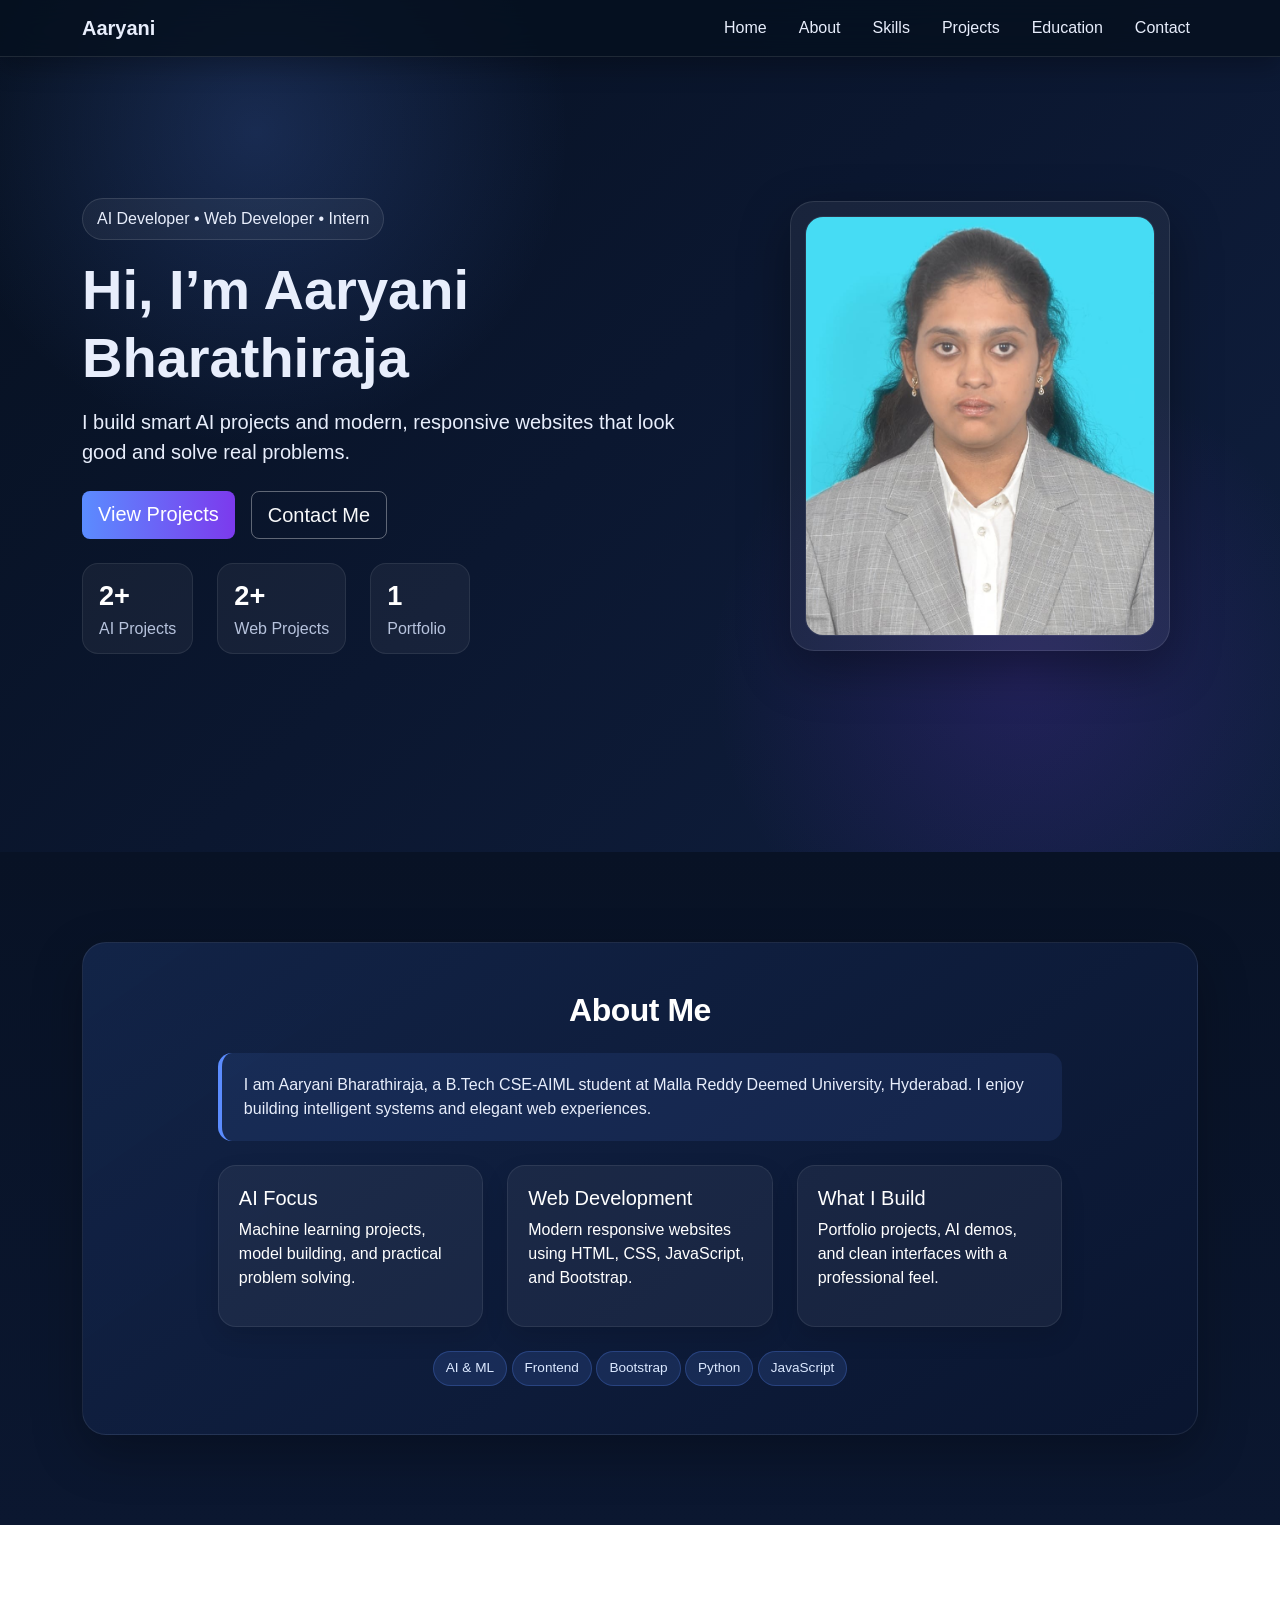
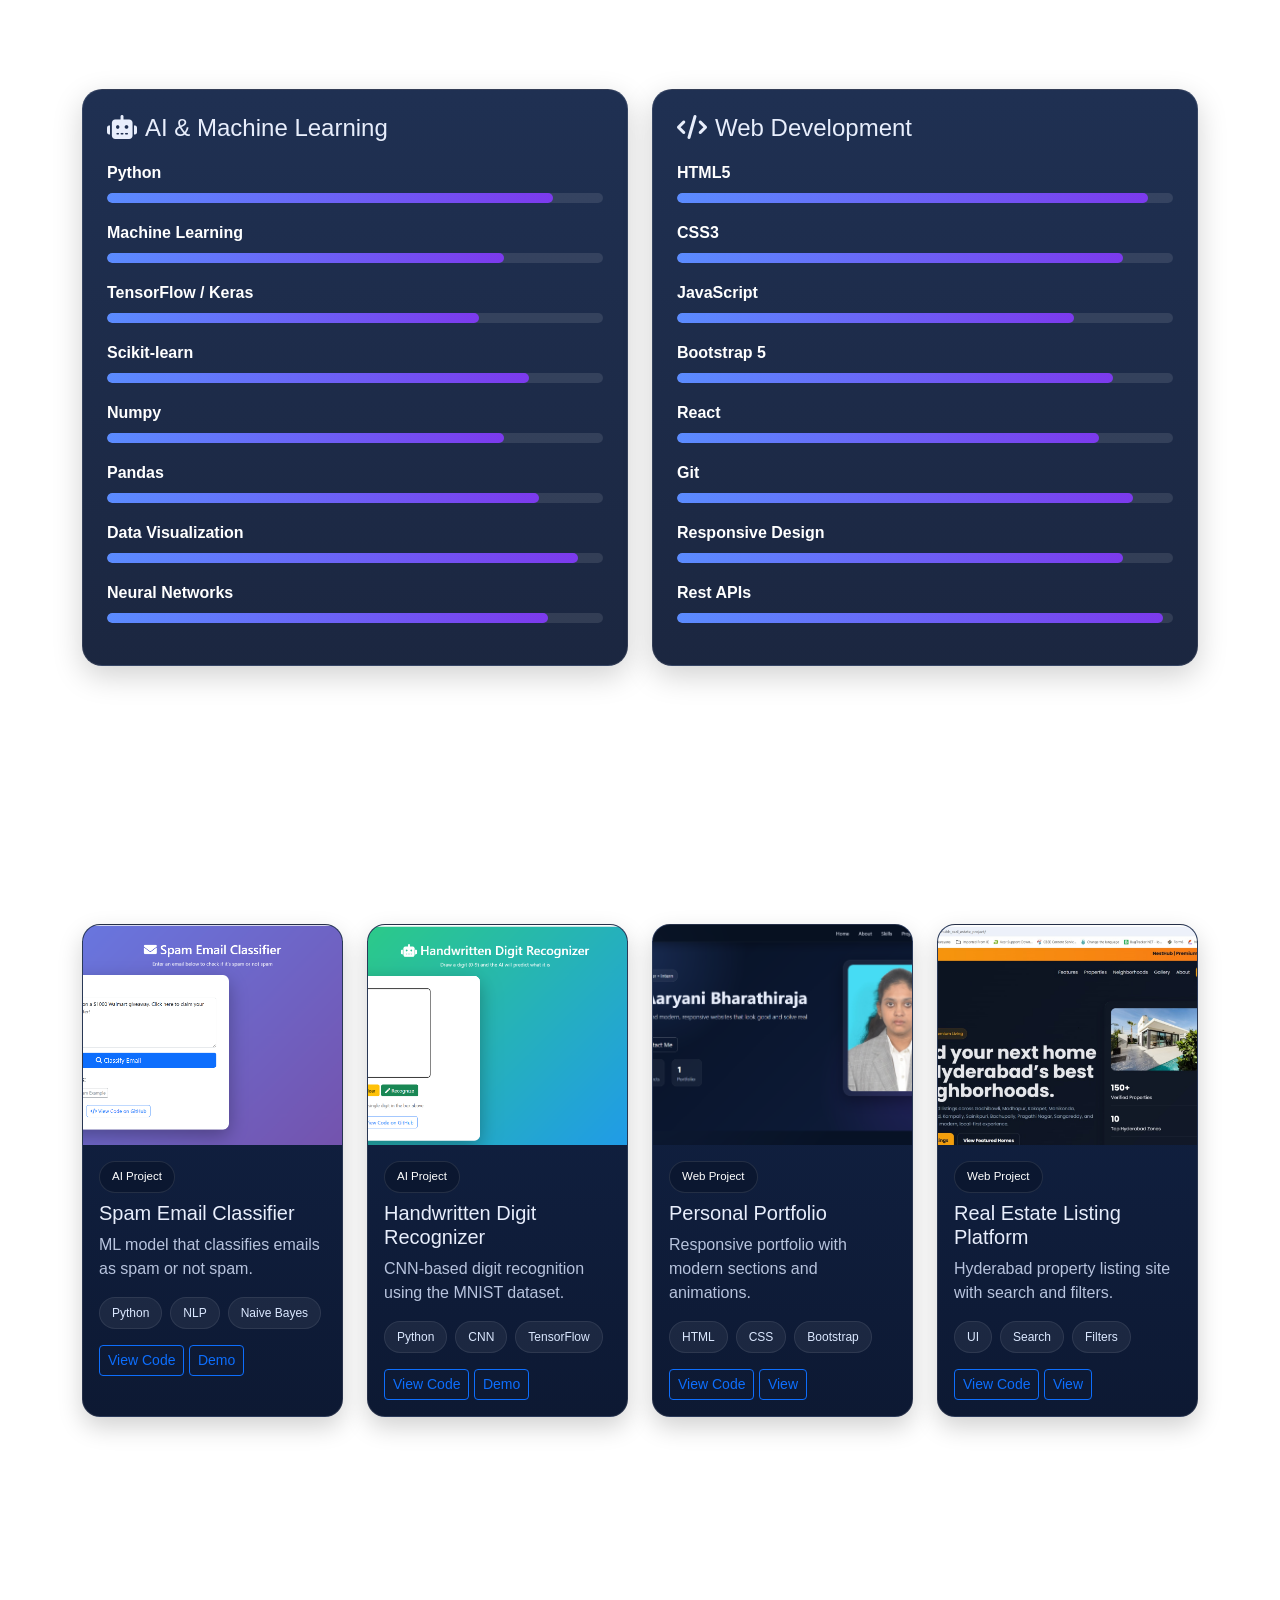
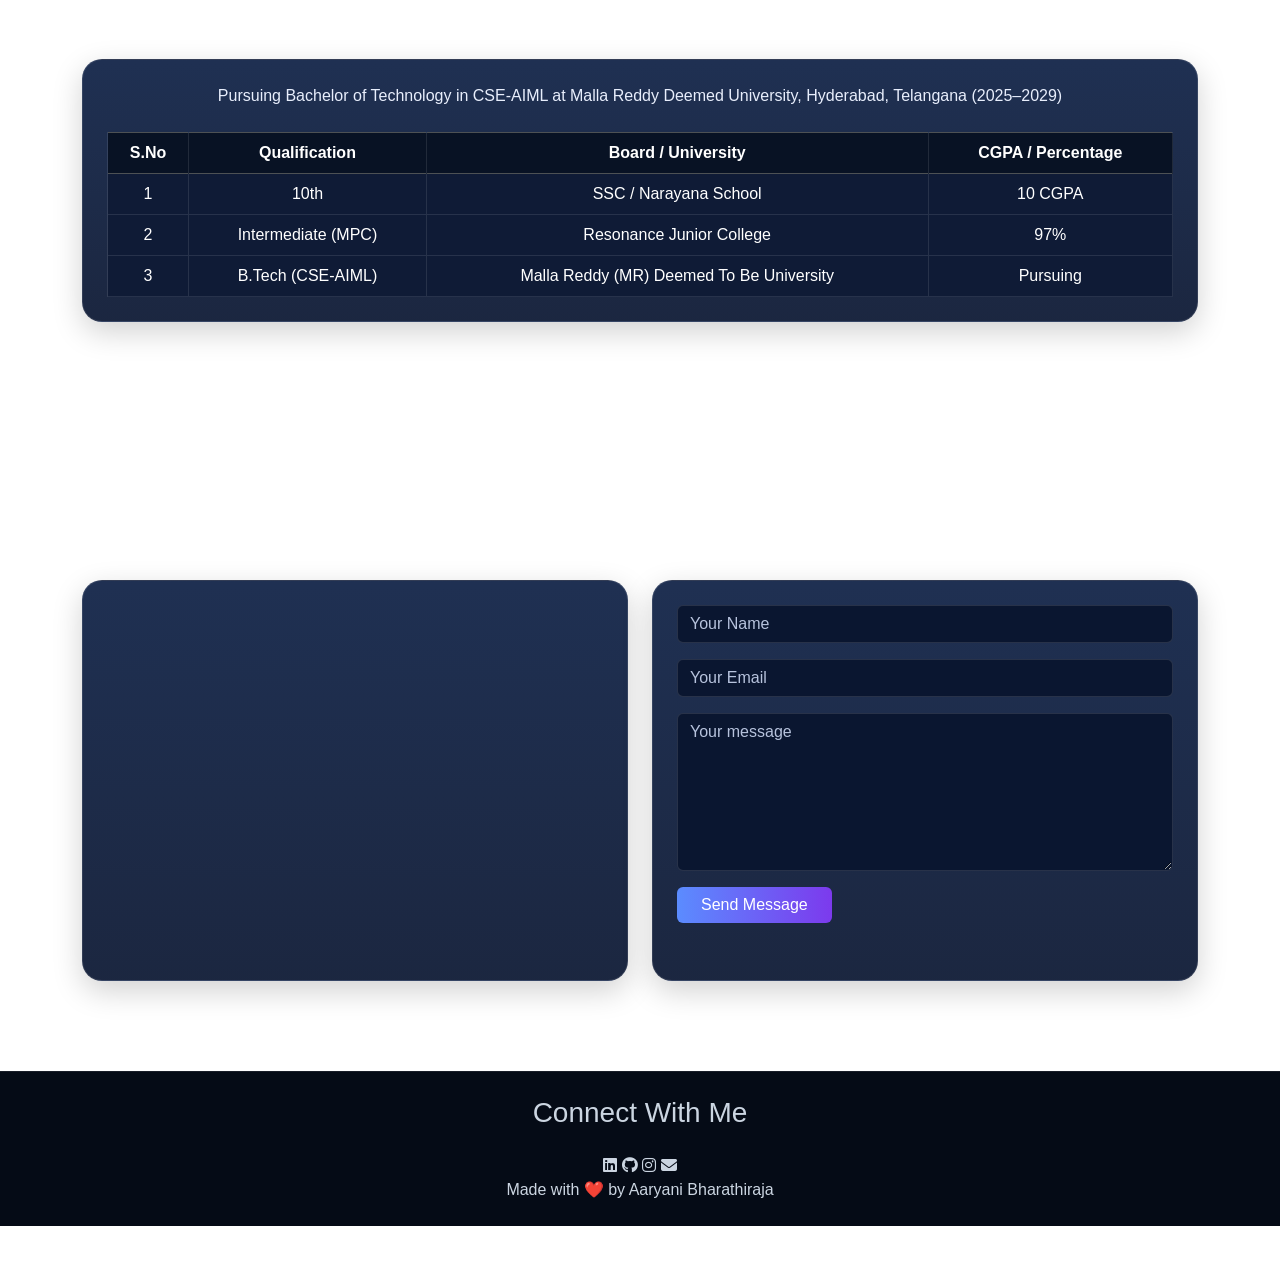
<file: index.html>
<!DOCTYPE html>
<html lang="en">
<head>
  <meta charset="UTF-8" />
  <meta name="viewport" content="width=device-width, initial-scale=1.0" />
  <title>Aaryani Bharathiraja | AI & Web Developer</title>
  <link href="https://cdn.jsdelivr.net/npm/bootstrap@5.3.3/dist/css/bootstrap.min.css" rel="stylesheet">
  <link rel="stylesheet" href="https://cdnjs.cloudflare.com/ajax/libs/font-awesome/6.5.0/css/all.min.css">
  <link rel="stylesheet" href="style.css">
</head>
<body>

<nav class="navbar navbar-expand-lg navbar-dark fixed-top nav-glass">
  <div class="container">
    <a class="navbar-brand fw-bold" href="#home">Aaryani</a>
    <button class="navbar-toggler" type="button" data-bs-toggle="collapse" data-bs-target="#menu">
      <span class="navbar-toggler-icon"></span>
    </button>
    <div class="collapse navbar-collapse" id="menu">
      <ul class="navbar-nav ms-auto gap-lg-3">
        <li class="nav-item"><a class="nav-link" href="#home">Home</a></li>
        <li class="nav-item"><a class="nav-link" href="#about">About</a></li>
        <li class="nav-item"><a class="nav-link" href="#skills">Skills</a></li>
        <li class="nav-item"><a class="nav-link" href="#projects">Projects</a></li>
        <li class="nav-item"><a class="nav-link" href="#education">Education</a></li>
        <li class="nav-item"><a class="nav-link" href="#contact">Contact</a></li>
      </ul>
    </div>
  </div>
</nav>

<header id="home" class="hero-section">
  <div class="container">
    <div class="row align-items-center min-vh-100 g-5">
      <div class="col-lg-7">
        <span class="hero-badge">AI Developer • Web Developer • Intern</span>
        <h1 class="display-4 fw-bold mt-3">Hi, I’m Aaryani Bharathiraja</h1>
        <p class="lead mt-3">
          I build smart AI projects and modern, responsive websites that look good and solve real problems.
        </p>
        <div class="d-flex gap-3 mt-4 flex-wrap">
          <a href="#projects" class="btn btn-primary btn-lg">View Projects</a>
          <a href="#contact" class="btn btn-outline-light btn-lg">Contact Me</a>
        </div>
        <div class="d-flex gap-4 mt-4 flex-wrap hero-stats">
          <div><strong>2+</strong><span>AI Projects</span></div>
          <div><strong>2+</strong><span>Web Projects</span></div>
          <div><strong>1</strong><span>Portfolio</span></div>
        </div>
      </div>
      <div class="col-lg-5 text-center">
        <div class="hero-card">
          <img src="images/about.jpeg" alt="Aaryani" class="hero-img">
        </div>
      </div>
    </div>
  </div>
</header>

<section id="about" class="section-pad about-wrap">
  <div class="container">
    <div class="about-card p-5">
      <div class="row justify-content-center">
        <div class="col-lg-10">
          <h2 class="section-title text-center mb-4">About Me</h2>
          <div class="about-highlight mb-4">
            <p class="mb-0">
              I am Aaryani Bharathiraja, a B.Tech CSE-AIML student at Malla Reddy Deemed University, Hyderabad.
              I enjoy building intelligent systems and elegant web experiences.
            </p>
          </div>

          <div class="row g-4">
            <div class="col-md-4">
              <div class="about-mini-card">
                <h5>AI Focus</h5>
                <p>Machine learning projects, model building, and practical problem solving.</p>
              </div>
            </div>
            <div class="col-md-4">
              <div class="about-mini-card">
                <h5>Web Development</h5>
                <p>Modern responsive websites using HTML, CSS, JavaScript, and Bootstrap.</p>
              </div>
            </div>
            <div class="col-md-4">
              <div class="about-mini-card">
                <h5>What I Build</h5>
                <p>Portfolio projects, AI demos, and clean interfaces with a professional feel.</p>
              </div>
            </div>
          </div>

          <div class="text-center mt-4">
            <span class="tag-pill">AI & ML</span>
            <span class="tag-pill">Frontend</span>
            <span class="tag-pill">Bootstrap</span>
            <span class="tag-pill">Python</span>
            <span class="tag-pill">JavaScript</span>
          </div>
        </div>
      </div>
    </div>
  </div>
</section>

<section id="skills" class="section-pad bg-soft">
  <div class="container">
    <h2 class="section-title text-center">Skills</h2>
    <div class="row g-4 mt-2">
      <div class="col-lg-6">
        <div class="glass-box p-4 h-100">
          <h4><i class="fa-solid fa-robot me-2"></i>AI & Machine Learning</h4>
          <div class="skill-item"><span>Python</span><div class="bar"><div style="width:90%"></div></div></div>
          <div class="skill-item"><span>Machine Learning</span><div class="bar"><div style="width:80%"></div></div></div>
          <div class="skill-item"><span>TensorFlow / Keras</span><div class="bar"><div style="width:75%"></div></div></div>
          <div class="skill-item"><span>Scikit-learn</span><div class="bar"><div style="width:85%"></div></div></div>
          <div class="skill-item"><span>Numpy</span><div class="bar"><div style="width:80%"></div></div></div>
          <div class="skill-item"><span>Pandas</span><div class="bar"><div style="width:87%"></div></div></div>
          <div class="skill-item"><span>Data Visualization</span><div class="bar"><div style="width:95%"></div></div></div>
          <div class="skill-item"><span>Neural Networks</span><div class="bar"><div style="width:89%"></div></div></div>
        </div>
      </div>
      <div class="col-lg-6">
        <div class="glass-box p-4 h-100">
          <h4><i class="fa-solid fa-code me-2"></i>Web Development</h4>
          <div class="skill-item"><span>HTML5</span><div class="bar"><div style="width:95%"></div></div></div>
          <div class="skill-item"><span>CSS3</span><div class="bar"><div style="width:90%"></div></div></div>
          <div class="skill-item"><span>JavaScript</span><div class="bar"><div style="width:80%"></div></div></div>
          <div class="skill-item"><span>Bootstrap 5</span><div class="bar"><div style="width:88%"></div></div></div>
          <div class="skill-item"><span>React</span><div class="bar"><div style="width:85%"></div></div></div>
          <div class="skill-item"><span>Git</span><div class="bar"><div style="width:92%"></div></div></div>
          <div class="skill-item"><span>Responsive Design</span><div class="bar"><div style="width:90%"></div></div></div>
          <div class="skill-item"><span>Rest APIs</span><div class="bar"><div style="width:98%"></div></div></div>
        </div>
      </div>
    </div>
  </div>
</section>

<section id="projects" class="section-pad">
  <div class="container">
    <h2 class="section-title text-center">Projects</h2>
    <div class="row g-4 mt-3">
      <div class="col-md-6 col-lg-3">
        <div class="project-card h-100">
          <img src="images/portfolioImage1.png" alt="Spam Email Classifier">
          <div class="p-3">
            <span class="project-type">AI Project</span>
            <h5 class="mt-2">Spam Email Classifier</h5>
            <p>ML model that classifies emails as spam or not spam.</p>
            <div class="d-flex gap-2 flex-wrap">
              <span class="mini-tag">Python</span><span class="mini-tag">NLP</span><span class="mini-tag">Naive Bayes</span>
            </div>
            <a href="https://github.com/aaryani2258/Spam-Email-Classifier-Project.git" class="btn btn-sm btn-outline-primary mt-3">View Code</a>
            <a href="spam_classifier_demo.html" class="btn btn-sm btn-outline-primary mt-3">Demo</a>
          </div>
        </div>
      </div>

      <div class="col-md-6 col-lg-3">
        <div class="project-card h-100">
          <img src="images/portfolioImage2.png" alt="Handwritten Digit Recognizer">
          <div class="p-3">
            <span class="project-type">AI Project</span>
            <h5 class="mt-2">Handwritten Digit Recognizer</h5>
            <p>CNN-based digit recognition using the MNIST dataset.</p>
            <div class="d-flex gap-2 flex-wrap">
              <span class="mini-tag">Python</span><span class="mini-tag">CNN</span><span class="mini-tag">TensorFlow</span>
            </div>
            <a href="https://github.com/aaryani2258/Handwritten-Digit-Recognizer-Project.git" class="btn btn-sm btn-outline-primary mt-3"> View Code</a>
            <a href="digit_recognizer_demo.html" class="btn btn-sm btn-outline-primary mt-3">Demo</a>
          </div>
        </div>
      </div>

      <div class="col-md-6 col-lg-3">
        <div class="project-card h-100">
          <img src="images/portfolioImage3.png" alt="Portfolio Website">
          <div class="p-3">
            <span class="project-type">Web Project</span>
            <h5 class="mt-2">Personal Portfolio</h5>
            <p>Responsive portfolio with modern sections and animations.</p>
            <div class="d-flex gap-2 flex-wrap">
              <span class="mini-tag">HTML</span><span class="mini-tag">CSS</span><span class="mini-tag">Bootstrap</span>
            </div>
            <a href="https://github.com/aaryani2258/portfolio-project.git" class="btn btn-sm btn-outline-primary mt-3">View Code</a>
            <a href="https://aaryani2258.github.io/portfolio-project/" class="btn btn-sm btn-outline-primary mt-3">View</a>
          </div>
        </div>
      </div>

      <div class="col-md-6 col-lg-3">
        <div class="project-card h-100">
          <img src="images/portfolioImage4.png" alt="Real Estate Listing Platform">
          <div class="p-3">
            <span class="project-type">Web Project</span>
            <h5 class="mt-2">Real Estate Listing Platform</h5>
            <p>Hyderabad property listing site with search and filters.</p>
            <div class="d-flex gap-2 flex-wrap">
              <span class="mini-tag">UI</span><span class="mini-tag">Search</span><span class="mini-tag">Filters</span>
            </div>
            <a href="https://github.com/aaryani2258/nesthubb_real_estate_project.git" class="btn btn-sm btn-outline-primary mt-3"> View Code</a>
            <a href="https://aaryani2258.github.io/nesthubb_real_estate_project/" class="btn btn-sm btn-outline-primary mt-3">View</a>
          </div>
        </div>
      </div>
    </div>
  </div>
</section>

<section id="education" class="section-pad bg-soft">
  <div class="container">
    <h2 class="section-title text-center">Education</h2>
    <div class="glass-box p-4 mt-4">
      <p class="text-center mb-4">
        Pursuing Bachelor of Technology in CSE-AIML at Malla Reddy Deemed University, Hyderabad, Telangana (2025–2029)
      </p>
      <div class="table-responsive">
        <table class="table table-bordered align-middle text-center mb-0">
          <thead class="table-dark">
            <tr>
              <th>S.No</th>
              <th>Qualification</th>
              <th>Board / University</th>
              <th>CGPA / Percentage</th>
            </tr>
          </thead>
          <tbody>
            <tr>
              <td>1</td>
              <td>10th</td>
              <td>SSC / Narayana School</td>
              <td>10 CGPA</td>
            </tr>
            <tr>
              <td>2</td>
              <td>Intermediate (MPC)</td>
              <td>Resonance Junior College</td>
              <td>97%</td>
            </tr>
            <tr>
              <td>3</td>
              <td>B.Tech (CSE-AIML)</td>
              <td>Malla Reddy (MR) Deemed To Be University</td>
              <td>Pursuing</td>
            </tr>
          </tbody>
        </table>
      </div>
    </div>
  </div>
</section>

<section id="contact" class="section-pad">
  <div class="container">
    <h2 class="section-title text-center">Contact Me</h2>
    <div class="row g-4 mt-3">
      <div class="col-lg-6">
        <div class="glass-box p-3 h-100">
          <iframe
            src="https://www.google.com/maps?q=Hyderabad,+India&output=embed"
            width="100%"
            height="360"
            style="border:0; border-radius:16px;"
            allowfullscreen=""
            loading="lazy"></iframe>
        </div>
      </div>
      <div class="col-lg-6">
        <div class="glass-box p-4 h-100">
          <form action="https://formspree.io/f/mbdeqzrq" method="POST">
            <input type="text" name="name" class="form-control mb-3" placeholder="Your Name" required>
            <input type="email" name="email" class="form-control mb-3" placeholder="Your Email" required>
            <textarea name="message" class="form-control mb-3" rows="6" placeholder="Your message" required></textarea>
            <button class="btn btn-primary px-4" type="submit">Send Message</button>
          </form>
        </div>
      </div>
    </div>
  </div>
</section>

<footer class="footer text-center py-4">                
    <h3>Connect With Me</h3>
        <div class="social-icons mt-4">
            <a href="https://linkedin.com/in/aaryani-bharathiraja-08580137a" target="_blank" title="LinkedIn"><i class="fab fa-linkedin"></i></a>
            <a href="https://github.com/aaryani2258" target="_blank" title="GitHub"><i class="fab fa-github"></i></a>
            <a href="https://www.instagram.com" target="_blank" title="Instagram"><i class="fab fa-instagram"></i></a>
            <a href="mailto:aaryanibharathiraja@gmail.com" title="Email"><i class="fas fa-envelope"></i></a>
        </div>

  <div class="container">
    <p class="mb-0">Made with ❤️ by Aaryani Bharathiraja</p>
  </div>
</footer>

<script src="https://cdn.jsdelivr.net/npm/bootstrap@5.3.3/dist/js/bootstrap.bundle.min.js"></script>
<script src="script.js"></script>
</body>
</html>
</file>
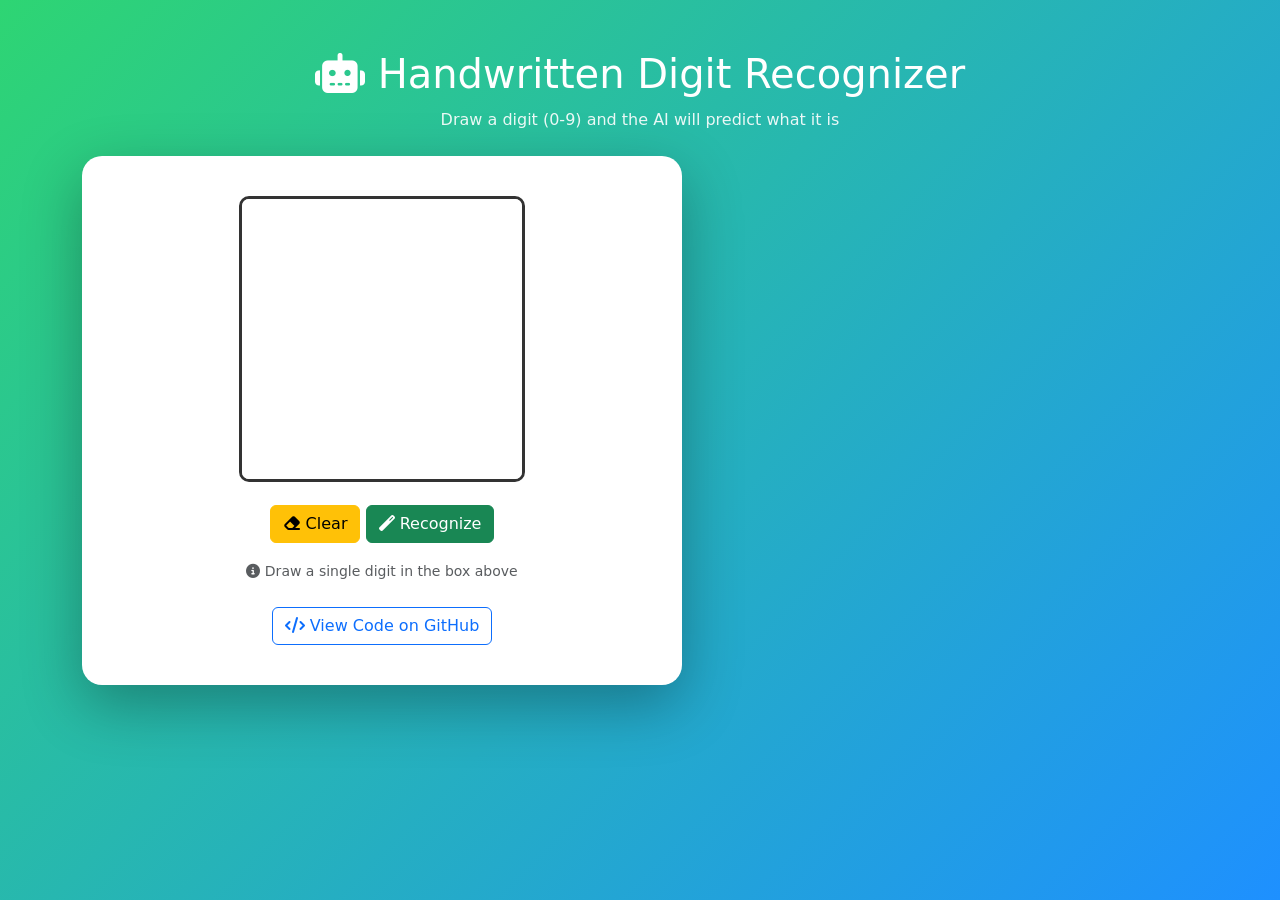
<file: digit_recognizer_demo.html>
<!DOCTYPE html>
<html lang="en">
<head>
    <meta charset="UTF-8">
    <meta name="viewport" content="width=device-width, initial-scale=1.0">
    <title>Handwritten Digit Recognizer Demo</title>
    <link href="https://cdn.jsdelivr.net/npm/bootstrap@5.3.0/dist/css/bootstrap.min.css" rel="stylesheet">
    <link rel="stylesheet" href="https://cdnjs.cloudflare.com/ajax/libs/font-awesome/6.4.0/css/all.min.css">
    <style>
        body {
            background: linear-gradient(135deg, #2ed573 0%, #1e90ff 100%);
            min-height: 100vh;
            padding: 50px 20px;
        }
        .demo-container {
            background: white;
            padding: 40px;
            border-radius: 20px;
            box-shadow: 0 20px 60px rgba(0,0,0,0.3);
            max-width: 600px;
        }
        canvas {
            border: 3px solid #333;
            border-radius: 10px;
            cursor: crosshair;
            background: white;
        }
        .result-box {
            padding: 30px;
            margin: 20px 0;
            border-radius: 15px;
            font-size: 3rem;
            font-weight: bold;
            text-align: center;
            background: #1e90ff;
            color: white;
        }
        header h1 {
            color: white;
            text-align: center;
            margin-bottom: 10px;
        }
        header p {
            color: white;
            text-align: center;
            opacity: 0.9;
        }
        .brush-size {
            display: inline-block;
            width: 30px;
            height: 30px;
            border-radius: 50%;
            background: black;
            margin: 5px;
            cursor: pointer;
        }
    </style>
</head>
<body>
    <div class="container">
        <header class="mb-4">
            <h1><i class="fas fa-robot"></i> Handwritten Digit Recognizer</h1>
            <p>Draw a digit (0-9) and the AI will predict what it is</p>
        </header>

        <div class="demo-container">
            <div class="text-center mb-3">
                <canvas id="digitCanvas" width="280" height="280"></canvas>
            </div>

            <div class="text-center mb-3">
                <button onclick="clearCanvas()" class="btn btn-warning">
                    <i class="fas fa-eraser"></i> Clear
                </button>
                <button onclick="recognizeDigit()" class="btn btn-success">
                    <i class="fas fa-magic"></i> Recognize
                </button>
            </div>

            <div id="resultBox" class="result-box" style="display: none;">
                <div>Predicted Digit:</div>
                <div id="predictedDigit">?</div>
            </div>

            <div class="mt-3 text-center">
                <small class="text-muted">
                    <i class="fas fa-info-circle"></i> Draw a single digit in the box above
                </small>
            </div>

            <div class="mt-4 text-center">
                <a href="https://github.com/aaryani2258/Handwritten-Digit-Recognizer-Project.git" class="btn btn-outline-primary">
                    <i class="fas fa-code"></i> View Code on GitHub
                </a>
            </div>
        </div>
    </div>

    <script>
        const canvas = document.getElementById('digitCanvas');
        const ctx = canvas.getContext('2d');
        let painting = false;

        // Initialize canvas
        ctx.fillStyle = 'white';
        ctx.fillRect(0, 0, canvas.width, canvas.height);
        ctx.lineWidth = 8;
        ctx.lineCap = 'round';
        ctx.strokeStyle = 'black';

        function startPosition(e) {
            painting = true;
            draw(e);
        }

        function endPosition() {
            painting = false;
            ctx.beginPath();
        }

        function draw(e) {
            if (!painting) return;
            
            const rect = canvas.getBoundingClientRect();
            const x = e.clientX - rect.left;
            const y = e.clientY - rect.top;

            ctx.lineTo(x, y);
            ctx.stroke();
            ctx.beginPath();
            ctx.moveTo(x, y);
        }

        canvas.addEventListener('mousedown', startPosition);
        canvas.addEventListener('mouseup', endPosition);
        canvas.addEventListener('mousemove', draw);

        // Touch support for mobile
        canvas.addEventListener('touchstart', (e) => {
            e.preventDefault();
            const touch = e.touches[0];
            const mouseEvent = new MouseEvent('mousedown', {
                clientX: touch.clientX,
                clientY: touch.clientY
            });
            canvas.dispatchEvent(mouseEvent);
        });

        canvas.addEventListener('touchmove', (e) => {
            e.preventDefault();
            const touch = e.touches[0];
            const mouseEvent = new MouseEvent('mousemove', {
                clientX: touch.clientX,
                clientY: touch.clientY
            });
            canvas.dispatchEvent(mouseEvent);
        });

        canvas.addEventListener('touchend', () => {
            const mouseEvent = new MouseEvent('mouseup', {});
            canvas.dispatchEvent(mouseEvent);
        });

        function clearCanvas() {
            ctx.fillStyle = 'white';
            ctx.fillRect(0, 0, canvas.width, canvas.height);
            ctx.beginPath();
            document.getElementById('resultBox').style.display = 'none';
        }

        function recognizeDigit() {
            const resultBox = document.getElementById('resultBox');
            const predictedDigit = document.getElementById('predictedDigit');

            resultBox.style.display = 'block';

            // Simulate AI prediction (replace with your actual model)
            const digits = [0, 1, 2, 3, 4, 5, 6, 7, 8, 9];
            const randomDigit = digits[Math.floor(Math.random() * digits.length)];

            predictedDigit.textContent = randomDigit;

            // Add confidence animation
            setTimeout(() => {
                predictedDigit.style.transform = 'scale(1.5)';
                predictedDigit.style.transition = 'transform 0.3s';
            }, 100);
        }
    </script>
</body>
</html>
</file>
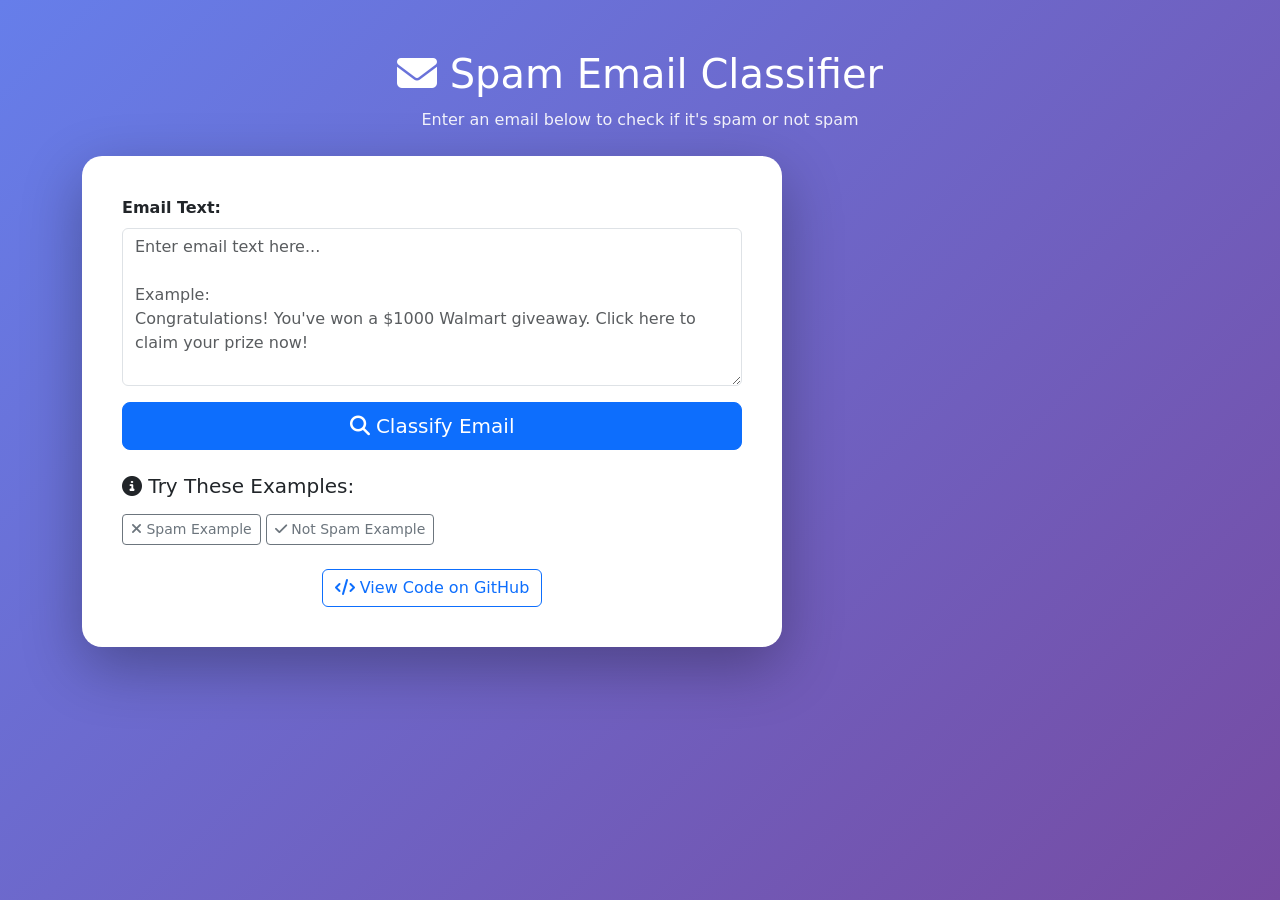
<file: spam_classifier_demo.html>
<!DOCTYPE html>
<html lang="en">
<head>
    <meta charset="UTF-8">
    <meta name="viewport" content="width=device-width, initial-scale=1.0">
    <title>Spam Email Classifier Demo</title>
    <link href="https://cdn.jsdelivr.net/npm/bootstrap@5.3.0/dist/css/bootstrap.min.css" rel="stylesheet">
    <link rel="stylesheet" href="https://cdnjs.cloudflare.com/ajax/libs/font-awesome/6.4.0/css/all.min.css">
    <style>
        body {
            background: linear-gradient(135deg, #667eea 0%, #764ba2 100%);
            min-height: 100vh;
            padding: 50px 20px;
        }
        .demo-container {
            background: white;
            padding: 40px;
            border-radius: 20px;
            box-shadow: 0 20px 60px rgba(0,0,0,0.3);
            max-width: 700px;
        }
        .result-box {
            padding: 20px;
            margin: 20px 0;
            border-radius: 15px;
            font-size: 1.5rem;
            font-weight: bold;
            text-align: center;
            transition: all 0.3s ease;
        }
        .result-spam {
            background: #ff4757;
            color: white;
        }
        .result-notspam {
            background: #2ed573;
            color: white;
        }
        .loading {
            display: none;
            text-align: center;
            padding: 20px;
        }
        header h1 {
            color: white;
            text-align: center;
            margin-bottom: 10px;
        }
        header p {
            color: white;
            text-align: center;
            opacity: 0.9;
        }
    </style>
</head>
<body>
    <div class="container">
        <header class="mb-4">
            <h1><i class="fas fa-envelope"></i> Spam Email Classifier</h1>
            <p>Enter an email below to check if it's spam or not spam</p>
        </header>

        <div class="demo-container">
            <div class="mb-3">
                <label class="form-label"><strong>Email Text:</strong></label>
                <textarea id="emailInput" class="form-control" rows="6" 
                    placeholder="Enter email text here...&#10;&#10;Example:&#10;Congratulations! You've won a $1000 Walmart giveaway. Click here to claim your prize now!"
                ></textarea>
            </div>

            <button onclick="classifyEmail()" class="btn btn-primary btn-lg w-100">
                <i class="fas fa-search"></i> Classify Email
            </button>

            <div class="loading" id="loading">
                <div class="spinner-border text-primary" role="status"></div>
                <p class="mt-2">Analyzing email...</p>
            </div>

            <div id="resultBox" class="result-box" style="display: none;"></div>

            <div class="mt-4">
                <h5><i class="fas fa-info-circle"></i> Try These Examples:</h5>
                <button class="btn btn-outline-secondary btn-sm mt-2" onclick="loadExample('spam')">
                    <i class="fas fa-times"></i> Spam Example
                </button>
                <button class="btn btn-outline-secondary btn-sm mt-2" onclick="loadExample('notspam')">
                    <i class="fas fa-check"></i> Not Spam Example
                </button>
            </div>

            <div class="mt-4 text-center">
                <a href="https://github.com/aaryani2258/Spam-Email-Classifier-Project.git" class="btn btn-outline-primary">
                    <i class="fas fa-code"></i> View Code on GitHub
                </a>
            </div>
        </div>
    </div>

    <script>
        // Sample predictions (replace with your actual model API)
        const spamExamples = [
            "Congratulations! You've won a $1000 Walmart giveaway. Click here to claim your prize now! Limited time offer!",
            "URGENT: Your account will be closed! Verify now at fake-bank.com to avoid closure.",
            "You're selected! Get a free iPhone by clicking this link and filling out our survey."
        ];

        const notSpamExamples = [
            "Hi team, let's meet tomorrow at 10 AM for the project review. Please bring your updates.",
            "Hey, thanks for sending the document. I'll review it and get back to you by end of day.",
            "Meeting reminder: We have a client call at 3 PM today. Conference room B is booked."
        ];

        function loadExample(type) {
            const examples = type === 'spam' ? spamExamples : notSpamExamples;
            const random = examples[Math.floor(Math.random() * examples.length)];
            document.getElementById('emailInput').value = random;
        }

        // Simple classification logic (replace with your actual model)
        function classifyEmail() {
            const email = document.getElementById('emailInput').value.toLowerCase();
            const loading = document.getElementById('loading');
            const resultBox = document.getElementById('resultBox');

            if (!email.trim()) {
                alert('Please enter some email text!');
                return;
            }

            loading.style.display = 'block';
            resultBox.style.display = 'none';

            // Simulate API call delay
            setTimeout(() => {
                loading.style.display = 'none';

                // Spam indicators (simple heuristic - replace with your model)
                const spamIndicators = [
                    'winner', 'prize', 'free', 'click here', 'urgent', 'limited time',
                    '$', 'giveaway', 'congratulations', 'claim now', 'act fast', 'offering'
                ];

                const spamCount = spamIndicators.filter(indicator => 
                    email.includes(indicator.toLowerCase())
                ).length;

                resultBox.style.display = 'block';

                if (spamCount >= 2) {
                    resultBox.className = 'result-box result-spam';
                    resultBox.innerHTML = `
                        <i class="fas fa-times-circle"></i> SPAM detected!
                        <br><small>Spam indicators found: ${spamCount}</small>
                    `;
                } else {
                    resultBox.className = 'result-box result-notspam';
                    resultBox.innerHTML = `
                        <i class="fas fa-check-circle"></i> NOT SPAM
                        <br><small>Safe to open</small>
                    `;
                }
            }, 1500);
        }
    </script>
</body>
</html>
</file>
<file: style.css>
:root{
  --bg-1:#06101f;
  --bg-2:#0a1630;
  --bg-3:#101f3f;
  --card:#0f1b36;
  --card-2:#132549;
  --text:#e8eefc;
  --muted:#b7c3dd;
  --line:rgba(255,255,255,.10);
  --accent:#5b8cff;
  --accent-2:#7c3aed;
  --accent-3:#22c1c3;
}

html{
  scroll-behavior:smooth;
}

body{
  margin:0;
  font-family:Segoe UI, Arial, sans-serif;
  background:
    radial-gradient(circle at top left, rgba(91,140,255,.15), transparent 28%),
    radial-gradient(circle at bottom right, rgba(124,58,237,.12), transparent 26%),
    linear-gradient(180deg, var(--bg-1) 0%, var(--bg-2) 45%, #07101f 100%);
  color:var(--text);
}

a{
  color:inherit;
  text-decoration:none;
}

.nav-glass{
  background:rgba(6,16,31,.82);
  backdrop-filter:blur(14px);
  border-bottom:1px solid var(--line);
  box-shadow:0 10px 25px rgba(0,0,0,.25);
}

.navbar .nav-link,
.navbar-brand{
  color:var(--text) !important;
}

.navbar .nav-link:hover{
  color:#8fb3ff !important;
}

.hero-section{
  min-height:100vh;
  color:var(--text);
  background:
    radial-gradient(circle at 20% 20%, rgba(91,140,255,.20), transparent 25%),
    radial-gradient(circle at 80% 80%, rgba(124,58,237,.18), transparent 25%),
    linear-gradient(135deg, #06101f 0%, #0b1730 50%, #101f3f 100%);
}

.hero-badge{
  display:inline-block;
  padding:8px 14px;
  border:1px solid rgba(255,255,255,.12);
  border-radius:999px;
  background:rgba(255,255,255,.05);
  color:var(--text);
}

.hero-card{
  width:min(380px,100%);
  margin:auto;
  padding:14px;
  border-radius:24px;
  background:rgba(255,255,255,.06);
  border:1px solid rgba(255,255,255,.10);
  box-shadow:0 18px 50px rgba(0,0,0,.35);
}

.hero-img,
.section-img{
  width:100%;
  border-radius:18px;
  object-fit:cover;
  border:1px solid rgba(255,255,255,.08);
}

.hero-img{height:420px}
.section-img{height:420px}

.hero-stats > div{
  display:flex;
  flex-direction:column;
  min-width:100px;
  padding:12px 16px;
  border-radius:16px;
  background:rgba(255,255,255,.05);
  border:1px solid rgba(255,255,255,.08);
}

.hero-stats strong{
  font-size:1.7rem;
  color:#ffffff;
}

.hero-stats span{
  color:var(--muted);
}

.section-pad{
  padding:90px 0;
}

.bg-soft{
  background:linear-gradient(180deg, rgba(255,255,255,.02), rgba(255,255,255,.03));
}

.section-title{
  font-weight:800;
  letter-spacing:-.5px;
  margin-bottom:12px;
  color:#ffffff;
}

.section-pad p,
.section-pad li,
.section-pad td,
.section-pad th{
  color:var(--text);
}

.glass-box{
  background:linear-gradient(180deg, rgba(19,37,73,.95), rgba(15,27,54,.95));
  border:1px solid var(--line);
  border-radius:20px;
  box-shadow:0 10px 30px rgba(0,0,0,.18);
  color:var(--text);
}

.tag-pill,
.mini-tag,
.project-type{
  display:inline-block;
  padding:6px 12px;
  border-radius:999px;
  font-size:.85rem;
}

.tag-pill{
  background:rgba(91,140,255,.15);
  color:#dbe8ff;
  border:1px solid rgba(91,140,255,.25);
}

.mini-tag{
  background:rgba(255,255,255,.06);
  color:#dbe8ff;
  border:1px solid rgba(255,255,255,.08);
  font-size:.75rem;
}

.project-type{
  background:#0b1730;
  color:#ffffff;
  font-size:.72rem;
  border:1px solid rgba(255,255,255,.10);
}

.skill-item{
  margin:18px 0;
}

.skill-item span{
  display:block;
  margin-bottom:8px;
  font-weight:600;
  color:#ffffff;
}

.bar{
  width:100%;
  height:10px;
  background:rgba(255,255,255,.10);
  border-radius:999px;
  overflow:hidden;
}

.bar div{
  height:100%;
  background:linear-gradient(90deg, var(--accent), var(--accent-2));
  border-radius:999px;
}

.project-card{
  background:linear-gradient(180deg, #122346, #0d1933);
  border:1px solid var(--line);
  border-radius:18px;
  overflow:hidden;
  box-shadow:0 10px 25px rgba(0,0,0,.18);
  transition:transform .25s ease, box-shadow .25s ease;
  color:var(--text);
}

.project-card:hover{
  transform:translateY(-8px);
  box-shadow:0 18px 40px rgba(0,0,0,.28);
}

.project-card img{
  width:100%;
  height:220px;
  object-fit:cover;
}

.project-card p{
  color:var(--muted);
}

.table{
  color:var(--text) !important;
  border-color:var(--line);
}

.table-dark th{
  background:#081224 !important;
  color:#ffffff !important;
}

td{
  border-color:var(--line) !important;
  color: #ffffff !important;
  background: #0f1b36 !important;
}

.table-bordered > :not(caption) > * > *{
  border-color:var(--line);
}

input,
textarea,
select{
  background:#0a1630 !important;
  color:#ffffff !important;
  border:1px solid rgba(255,255,255,.12) !important;
}

input::placeholder,
textarea::placeholder{
  color:#b7c3dd !important;
}

.footer{
  background:#050b16;
  color:#cbd5e1;
  border-top:1px solid rgba(255,255,255,.08);
}

.btn-primary{
  background:linear-gradient(90deg, var(--accent), var(--accent-2));
  border:0;
}

.btn-primary:hover{
  opacity:.92;
}

.btn-outline-light{
  border-color:rgba(255,255,255,.35);
}

.btn-outline-light:hover{
  background:#ffffff;
  color:#07101f;
}

@media (max-width: 768px){
  .hero-section{
    padding-top:90px;
  }
  .hero-img,
  .section-img{
    height:320px;
  }
}

body {
    background-image: linear-gradient(rgba(6,16,31,0.75), rgba(6,16,31,0.75)), url("images/tech-bg.png");
    background-size: cover;
    background-position: center;
    background-repeat: no-repeat;
    background-attachment: fixed;
    color: #e8eefc;
}

.about-wrap{
    background: linear-gradient(180deg, #081225 0%, #0b1730 100%);
    color: #e8eefc;
}

.about-card{
    background: linear-gradient(145deg, rgba(19,37,73,.95), rgba(10,22,48,.98));
    border: 1px solid rgba(255,255,255,.08);
    border-radius: 24px;
    box-shadow: 0 18px 50px rgba(0,0,0,.28);
}

.about-highlight{
    background: rgba(91,140,255,.10);
    border-left: 4px solid #5b8cff;
    padding: 20px 22px;
    border-radius: 14px;
    color: #ffffff;
}

.about-mini-card{
    height: 100%;
    padding: 20px;
    border-radius: 18px;
    background: rgba(255,255,255,.05);
    border: 1px solid rgba(255,255,255,.08);
    box-shadow: 0 10px 25px rgba(0,0,0,.12);
    color: #e8eefc;
    transition: transform .25s ease, background .25s ease;
}

.about-mini-card:hover{
    transform: translateY(-6px);
    background: rgba(255,255,255,.08);
}

.about-mini-card h5,
.about-mini-card p{
    color: #ffffff;
}
</file>
